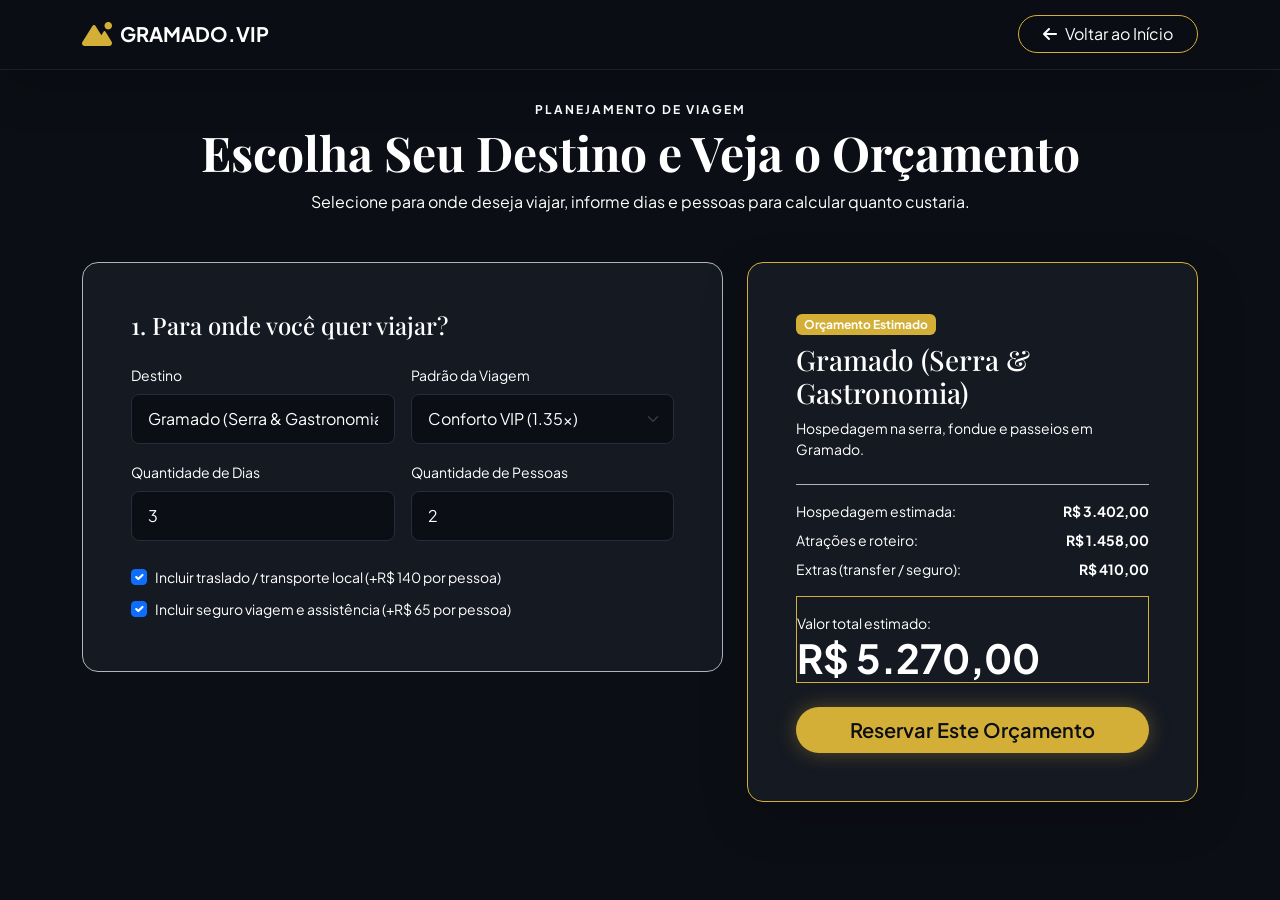
<file: Portal Turista/src/Destinos.html>
<!DOCTYPE html>
<html lang="pt-BR">
<head>
    <meta charset="UTF-8">
    <meta name="viewport" content="width=device-width, initial-scale=1.0">
    <title>Escolher Destino e Orçamento | Gramado VIP</title>
    <link href="https://cdn.jsdelivr.net/npm/bootstrap@5.3.2/dist/css/bootstrap.min.css" rel="stylesheet">
    <link href="https://fonts.googleapis.com/css2?family=Plus+Jakarta+Sans:wght@300;400;500;600;700&family=Playfair+Display:ital,wght@0,600;0,800;1,400&display=swap" rel="stylesheet">
    <link rel="stylesheet" href="https://cdnjs.cloudflare.com/ajax/libs/font-awesome/6.4.0/css/all.min.css">
    <link rel="stylesheet" href="style.css">
</head>
<body class="bg-dark-theme text-white">

<nav class="navbar navbar-expand-lg navbar-dark navbar-custom fixed-top shadow-lg">
    <div class="container">
        <a class="navbar-brand brand-title d-flex align-items-center gap-2" href="index.html">
            <i class="fa-solid fa-mountain-sun text-gold fs-4"></i>
            <span class="fw-bold text-white">GRAMADO<span class="text-gold">.VIP</span></span>
        </a>
        <div class="ms-auto">
            <a href="index.html" class="btn btn-outline-gold rounded-pill px-4">
                <i class="fa-solid fa-arrow-left me-2"></i>Voltar ao Início
            </a>
        </div>
    </div>
</nav>

<section class="py-6 mt-4">
    <div class="container">
        <div class="text-center mb-5">
            <span class="text-gold fw-bold uppercase-track">Planejamento de Viagem</span>
            <h1 class="font-serif display-5 fw-bold text-white mt-1">Escolha Seu Destino e Veja o Orçamento</h1>
            <p class="text-white max-w-700 mx-auto">Selecione para onde deseja viajar, informe dias e pessoas para calcular quanto custaria.</p>
        </div>

        <div class="row g-4">
            <!-- Coluna Esquerda: Seleção de Destino e Parâmetros -->
            <div class="col-lg-7">
                <div class="bg-dark-card p-4 p-md-5 rounded-4 border border-dark-subtle">
                    <h4 class="font-serif text-gold mb-4">1. Para onde você quer viajar?</h4>

                    <div class="row g-3 mb-4">
                        <div class="col-md-6">
                            <label class="form-label text-white small">Destino</label>
                            <select id="selectDestino" class="form-select input-dark">
                                <option value="gramado-romantico" data-diaria="420" data-passeio="180" data-desc="Hospedagem na serra, fondue e passeios em Gramado.">Gramado (Serra & Gastronomia)</option>
                                <option value="canela-familia" data-diaria="360" data-passeio="210" data-desc="Parques temáticos, natureza e roteiro familiar em Canela.">Canela (Parques & Família)</option>
                                <option value="canions-vinicolas" data-diaria="390" data-passeio="230" data-desc="Cânions, trilhas leves e degustação em vinícolas.">Cânions & Vale dos Vinhedos</option>
                                <option value="porto-alegre-serra" data-diaria="340" data-passeio="160" data-desc="Roteiro combinado com transfer e pontos turísticos.">Circuito Serra + Capital</option>
                            </select>
                        </div>

                        <div class="col-md-6">
                            <label class="form-label text-white small">Padrão da Viagem</label>
                            <select id="selectPadrao" class="form-select input-dark">
                                <option value="1">Essencial (1.0x)</option>
                                <option value="1.35" selected>Conforto VIP (1.35x)</option>
                                <option value="1.8">Luxo Exclusivo (1.8x)</option>
                            </select>
                        </div>

                        <div class="col-md-6">
                            <label for="inputDias" class="form-label text-white small">Quantidade de Dias</label>
                            <input type="number" id="inputDias" class="form-control input-dark" min="1" max="30" value="3">
                        </div>

                        <div class="col-md-6">
                            <label for="inputPessoas" class="form-label text-white small">Quantidade de Pessoas</label>
                            <input type="number" id="inputPessoas" class="form-control input-dark" min="1" max="20" value="2">
                        </div>
                    </div>

                    <div class="form-check mb-2">
                        <input class="form-check-input" type="checkbox" id="chkTransfer" checked>
                        <label class="form-check-label text-white small" for="chkTransfer">
                            Incluir traslado / transporte local (+R$ 140 por pessoa)
                        </label>
                    </div>
                    <div class="form-check">
                        <input class="form-check-input" type="checkbox" id="chkSeguro" checked>
                        <label class="form-check-label text-white small" for="chkSeguro">
                            Incluir seguro viagem e assistência (+R$ 65 por pessoa)
                        </label>
                    </div>
                </div>
            </div>

            <!-- Coluna Direita: Resumo do Orçamento -->
            <div class="col-lg-5">
                <div class="bg-dark-card p-4 p-md-5 rounded-4 border-gold shadow-lg h-100 d-flex flex-column justify-content-between">
                    <div>
                        <span class="badge bg-gold text-dark fw-bold mb-2">Orçamento Estimado</span>
                        <h3 class="font-serif text-white mb-2" id="resumoTitulo">Gramado (Serra & Gastronomia)</h3>
                        <p class="text-white small mb-4" id="resumoDescricao">Hospedagem na serra, fondue e passeios em Gramado.</p>

                        <div class="border-top border-dark-subtle pt-3 mb-3 small text-white">
                            <div class="d-flex justify-content-between mb-2">
                                <span>Hospedagem estimada:</span>
                                <strong id="valHospedagem">R$ 0,00</strong>
                            </div>
                            <div class="d-flex justify-content-between mb-2">
                                <span>Atrações e roteiro:</span>
                                <strong id="valAtracoes">R$ 0,00</strong>
                            </div>
                            <div class="d-flex justify-content-between">
                                <span>Extras (transfer / seguro):</span>
                                <strong id="valExtras">R$ 0,00</strong>
                            </div>
                        </div>

                        <div class="border-top border-gold pt-3">
                            <span class="d-block text-white small">Valor total estimado:</span>
                            <span class="display-6 fw-bold text-gold" id="valTotal">R$ 0,00</span>
                        </div>
                    </div>

                    <button type="button" class="btn btn-gold btn-lg rounded-pill w-100 mt-4 shadow-glow" id="btnSolicitarPacote">
                        Reservar Este Orçamento
                    </button>
                </div>
            </div>
        </div>
    </div>
</section>

<script>
    const selectDestino = document.getElementById('selectDestino');
    const selectPadrao = document.getElementById('selectPadrao');
    const inputDias = document.getElementById('inputDias');
    const inputPessoas = document.getElementById('inputPessoas');
    const chkTransfer = document.getElementById('chkTransfer');
    const chkSeguro = document.getElementById('chkSeguro');

    // Pré-seleciona destino se vier pela URL (?destino=...)
    const params = new URLSearchParams(window.location.search);
    const destinoParam = params.get('destino');
    if (destinoParam) {
        const existe = Array.from(selectDestino.options).some(opt => opt.value === destinoParam);
        if (existe) selectDestino.value = destinoParam;
    }

    function formatarBRL(valor) {
        return valor.toLocaleString('pt-BR', { style: 'currency', currency: 'BRL' });
    }

    function calcularOrcamento() {
        const opt = selectDestino.options[selectDestino.selectedIndex];
        const diariaBase = parseFloat(opt.getAttribute('data-diaria'));
        const passeioBase = parseFloat(opt.getAttribute('data-passeio'));
        const desc = opt.getAttribute('data-desc');

        const padrao = parseFloat(selectPadrao.value);
        const dias = Math.max(1, parseInt(inputDias.value || 1, 10));
        const pessoas = Math.max(1, parseInt(inputPessoas.value || 1, 10));

        const hospedagem = diariaBase * dias * pessoas * padrao;
        const atracoes = passeioBase * dias * pessoas * padrao;

        let extrasPorPessoa = 0;
        if (chkTransfer.checked) extrasPorPessoa += 140;
        if (chkSeguro.checked) extrasPorPessoa += 65;
        const extras = extrasPorPessoa * pessoas;

        const total = hospedagem + atracoes + extras;

        document.getElementById('resumoTitulo').textContent = opt.text;
        document.getElementById('resumoDescricao').textContent = desc;
        document.getElementById('valHospedagem').textContent = formatarBRL(hospedagem);
        document.getElementById('valAtracoes').textContent = formatarBRL(atracoes);
        document.getElementById('valExtras').textContent = formatarBRL(extras);
        document.getElementById('valTotal').textContent = formatarBRL(total);
    }

    [selectDestino, selectPadrao, inputDias, inputPessoas, chkTransfer, chkSeguro].forEach(el => {
        el.addEventListener('input', calcularOrcamento);
        el.addEventListener('change', calcularOrcamento);
    });

    document.getElementById('btnSolicitarPacote').addEventListener('click', () => {
        const destino = selectDestino.options[selectDestino.selectedIndex].text;
        const total = document.getElementById('valTotal').textContent;
        alert(`Orçamento de ${total} para "${destino}" registrado! Nossa equipe enviará o roteiro completo.`);
    });

    calcularOrcamento();
</script>
</body>
</html>
</file>
<file: Portal Turista/src/style.css>
:root {
    --bg-dark-main: #0B0E14;
    --bg-dark-card: #151922;
    --accent-gold: #D4AF37;
    --accent-gold-hover: #F3E5AB;
    --accent-gold-subtle: rgba(212, 175, 55, 0.16);
    --text-white: #FFFFFF;
    --border-color-dark: #262C3A;
    --font-serif: 'Playfair Display', serif;
    --font-sans: 'Plus Jakarta Sans', sans-serif;
}

body.bg-dark-theme,
body.bg-dark-theme p,
body.bg-dark-theme h1,
body.bg-dark-theme h2,
body.bg-dark-theme h3,
body.bg-dark-theme h4,
body.bg-dark-theme h5,
body.bg-dark-theme h6,
body.bg-dark-theme span,
body.bg-dark-theme label,
body.bg-dark-theme small,
body.bg-dark-theme a,
.text-muted,
.text-light-50 {
    color: var(--text-white) !important;
}

body.bg-dark-theme {
    background-color: var(--bg-dark-main);
    font-family: var(--font-sans);
    overflow-x: hidden;
}

.font-serif {
    font-family: var(--font-serif);
}

.uppercase-track {
    text-transform: uppercase;
    letter-spacing: 2px;
    font-size: 0.75rem;
}

.text-gradient {
    background: linear-gradient(135deg, #FFFFFF 0%, #F3E5AB 100%);
    -webkit-background-clip: text;
    -webkit-text-fill-color: transparent;
}

.text-gold {
    color: var(--accent-gold) !important;
}

.bg-gold {
    background-color: var(--accent-gold) !important;
    color: #0B0E14 !important;
}

.bg-gold-subtle {
    background-color: var(--accent-gold-subtle) !important;
}

.bg-dark-card {
    background-color: var(--bg-dark-card) !important;
}

.black-friday-bar {
    background: linear-gradient(90deg, #b91c1c 0%, #7f1d1d 50%, #b91c1c 100%);
    font-size: 0.9rem;
    z-index: 1050;
    position: fixed;
    top: 0;
    left: 0;
    width: 100%;
    transition: opacity 0.5s ease, transform 0.5s ease;
}

.black-friday-bar.oculto {
    opacity: 0;
    transform: translateY(-100%);
    pointer-events: none;
}

.navbar-custom {
    background-color: rgba(11, 14, 20, 0.9) !important;
    backdrop-filter: blur(12px);
    border-bottom: 1px solid rgba(255, 255, 255, 0.08);
    padding: 0.9rem 0;
}

.nav-link {
    font-weight: 500;
    transition: all 0.25s ease;
}

.nav-link:hover,
.nav-link.active {
    color: var(--accent-gold) !important;
}

.btn-gold {
    background-color: var(--accent-gold);
    color: #0B0E14 !important;
    font-weight: 600;
    border: none;
    transition: all 0.25s ease;
}

.btn-gold:hover {
    background-color: var(--accent-gold-hover);
    color: #0B0E14 !important;
    transform: translateY(-2px);
}

.btn-outline-gold {
    border: 1px solid var(--accent-gold);
    color: #FFFFFF !important;
    transition: all 0.25s ease;
}

.btn-outline-gold:hover {
    background-color: var(--accent-gold);
    color: #0B0E14 !important;
}

.shadow-glow {
    box-shadow: 0 0 20px rgba(212, 175, 55, 0.35);
}

.hero-carousel .carousel-item {
    height: 82vh;
    min-height: 520px;
    background-size: cover;
    background-position: center;
    position: relative;
}

.slide-1 {
    background-image: url('https://images.unsplash.com/photo-1596394516093-501ba68a0ba6?auto=format&fit=crop&w=1600&q=80');
}

.slide-2 {
    background-image: url('https://images.unsplash.com/photo-1544025162-d76694265947?auto=format&fit=crop&w=1600&q=80');
}

.hero-overlay {
    position: absolute;
    inset: 0;
    background: linear-gradient(180deg, rgba(11, 14, 20, 0.45) 0%, rgba(11, 14, 20, 0.95) 100%);
}

.carousel-caption {
    bottom: 22%;
    z-index: 2;
}

.card-dark {
    background-color: var(--bg-dark-card);
    border: 1px solid var(--border-color-dark);
    border-radius: 1rem;
    overflow: hidden;
    transition: all 0.25s ease;
}

.border-gold-hover:hover {
    border-color: var(--accent-gold) !important;
    transform: translateY(-4px);
    box-shadow: 0 10px 28px rgba(0, 0, 0, 0.55);
}

.border-gold {
    border: 1px solid var(--accent-gold) !important;
}

.border-y-gold {
    border-top: 1px solid rgba(212, 175, 55, 0.35);
    border-bottom: 1px solid rgba(212, 175, 55, 0.35);
}

.card-img-height {
    height: 210px;
    object-fit: cover;
}

.input-dark,
.input-dark option {
    background-color: var(--bg-dark-main) !important;
    border: 1px solid var(--border-color-dark) !important;
    color: #FFFFFF !important;
    padding: 0.75rem 1rem;
    border-radius: 0.5rem;
}

.input-dark:focus {
    border-color: var(--accent-gold) !important;
    box-shadow: 0 0 0 0.25rem rgba(212, 175, 55, 0.25) !important;
}

.glow-effect {
    position: absolute;
    width: 300px;
    height: 300px;
    border-radius: 50%;
    background: radial-gradient(circle, rgba(212, 175, 55, 0.14) 0%, rgba(0, 0, 0, 0) 70%);
    pointer-events: none;
}

.glow-top-right {
    top: -100px;
    right: -100px;
}

.relative-zIndex {
    position: relative;
    z-index: 2;
}

.py-6 {
    padding-top: 4.5rem;
    padding-bottom: 4.5rem;
}

.max-w-600 {
    max-width: 600px;
}

.max-w-700 {
    max-width: 700px;
}
</file>
